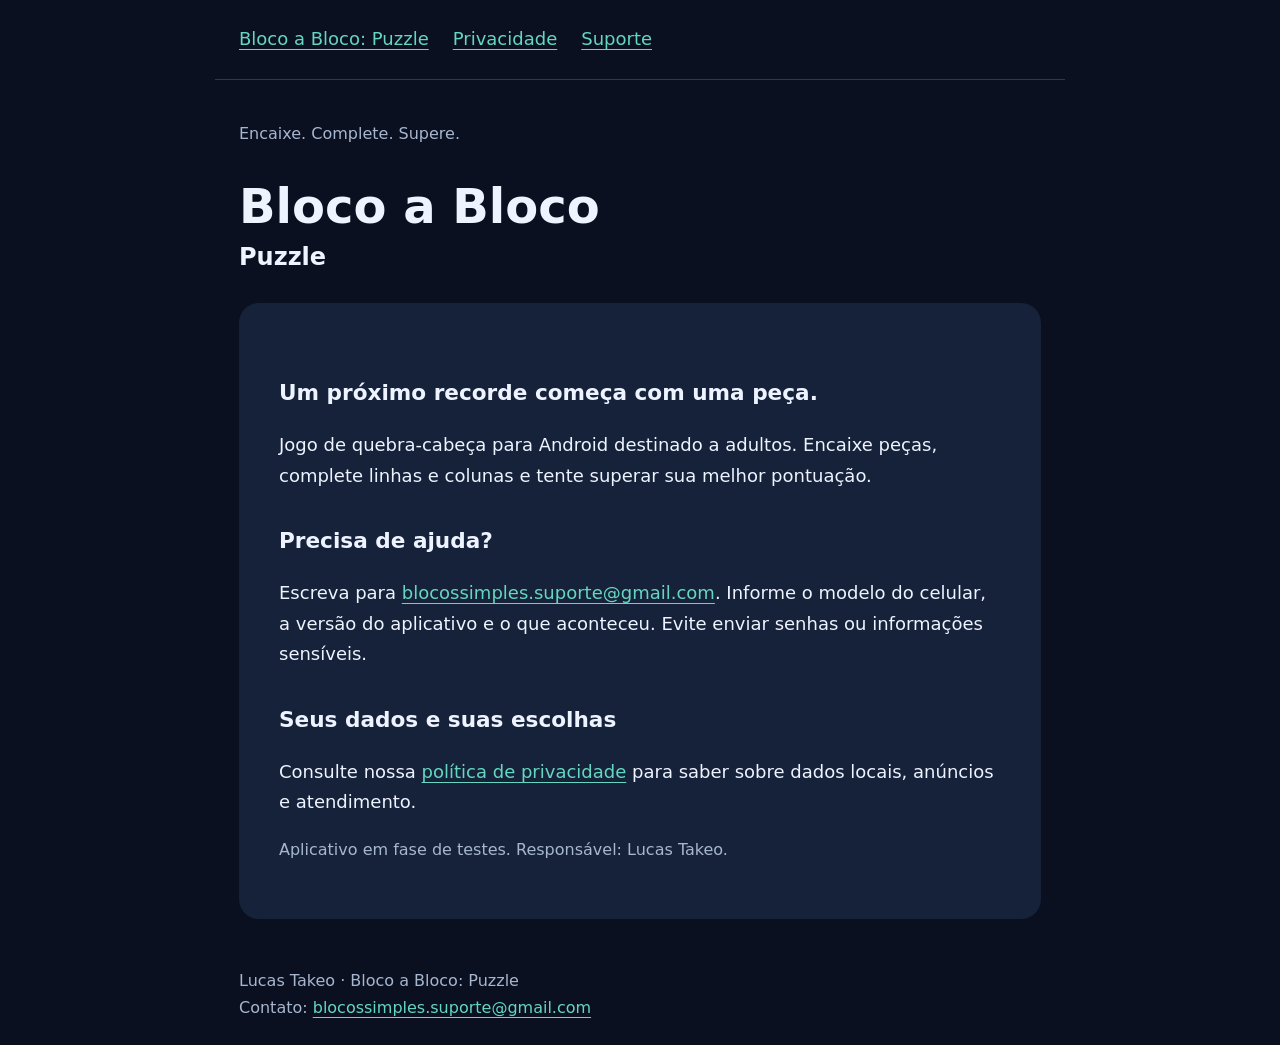
<file: index.html>
<!doctype html>
<html lang="pt-BR"><head><meta charset="utf-8"><meta name="viewport" content="width=device-width,initial-scale=1"><meta name="description" content="Suporte e política de privacidade do Bloco a Bloco: Puzzle, por Lucas Takeo."><title>Suporte | Bloco a Bloco: Puzzle</title><link rel="stylesheet" href="style.css"></head><body><header><nav aria-label="Navegação principal"><a href="./">Bloco a Bloco: Puzzle</a><a href="privacidade.html">Privacidade</a><a href="mailto:blocossimples.suporte@gmail.com">Suporte</a></nav></header><main><p class="eyebrow">Encaixe. Complete. Supere.</p><h1>Bloco a Bloco<span style="display:block;font-size:.5em;margin-top:.4em">Puzzle</span></h1><article><h2>Um próximo recorde começa com uma peça.</h2><p>Jogo de quebra-cabeça para Android destinado a adultos. Encaixe peças, complete linhas e colunas e tente superar sua melhor pontuação.</p><h2>Precisa de ajuda?</h2><p>Escreva para <a href="mailto:blocossimples.suporte@gmail.com">blocossimples.suporte@gmail.com</a>. Informe o modelo do celular, a versão do aplicativo e o que aconteceu. Evite enviar senhas ou informações sensíveis.</p><h2>Seus dados e suas escolhas</h2><p>Consulte nossa <a href="privacidade.html">política de privacidade</a> para saber sobre dados locais, anúncios e atendimento.</p><p class="eyebrow">Aplicativo em fase de testes. Responsável: Lucas Takeo.</p></article></main><footer>Lucas Takeo · Bloco a Bloco: Puzzle<br>Contato: <a href="mailto:blocossimples.suporte@gmail.com">blocossimples.suporte@gmail.com</a></footer></body></html>
</file>
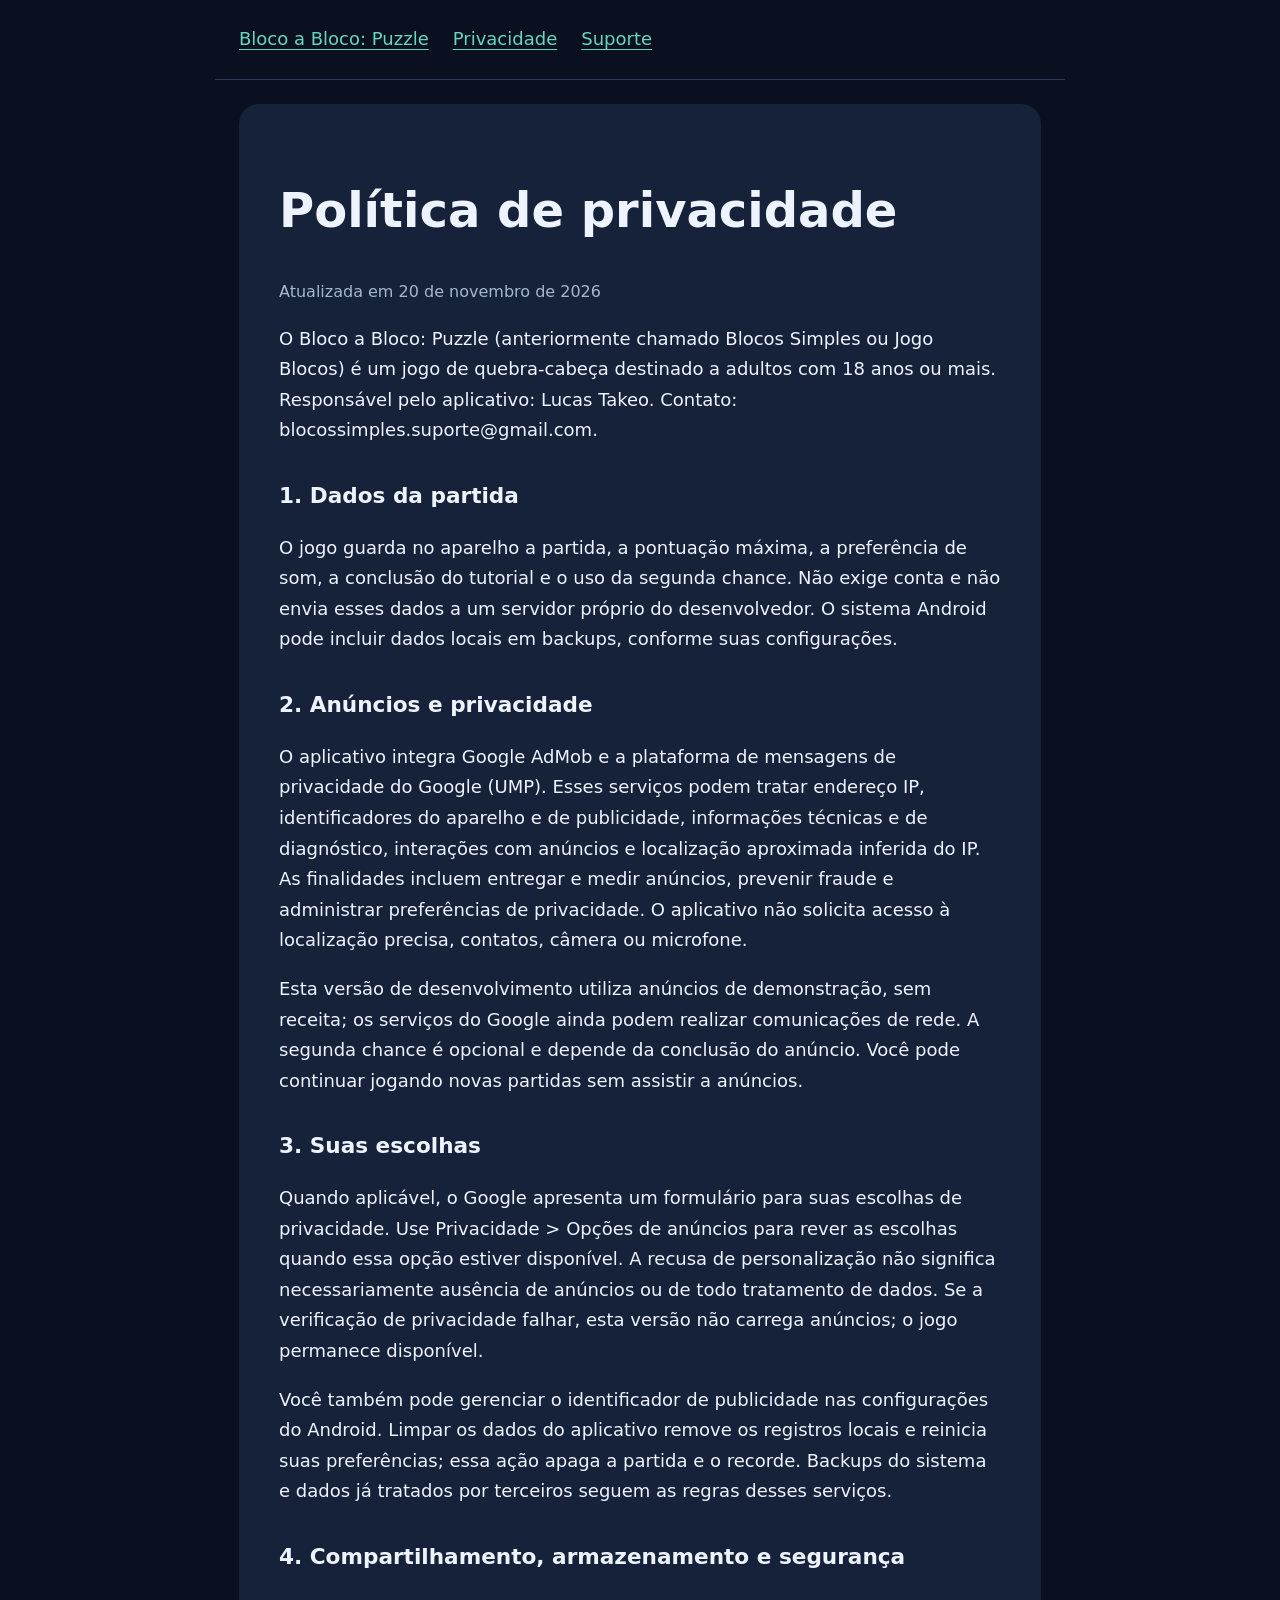
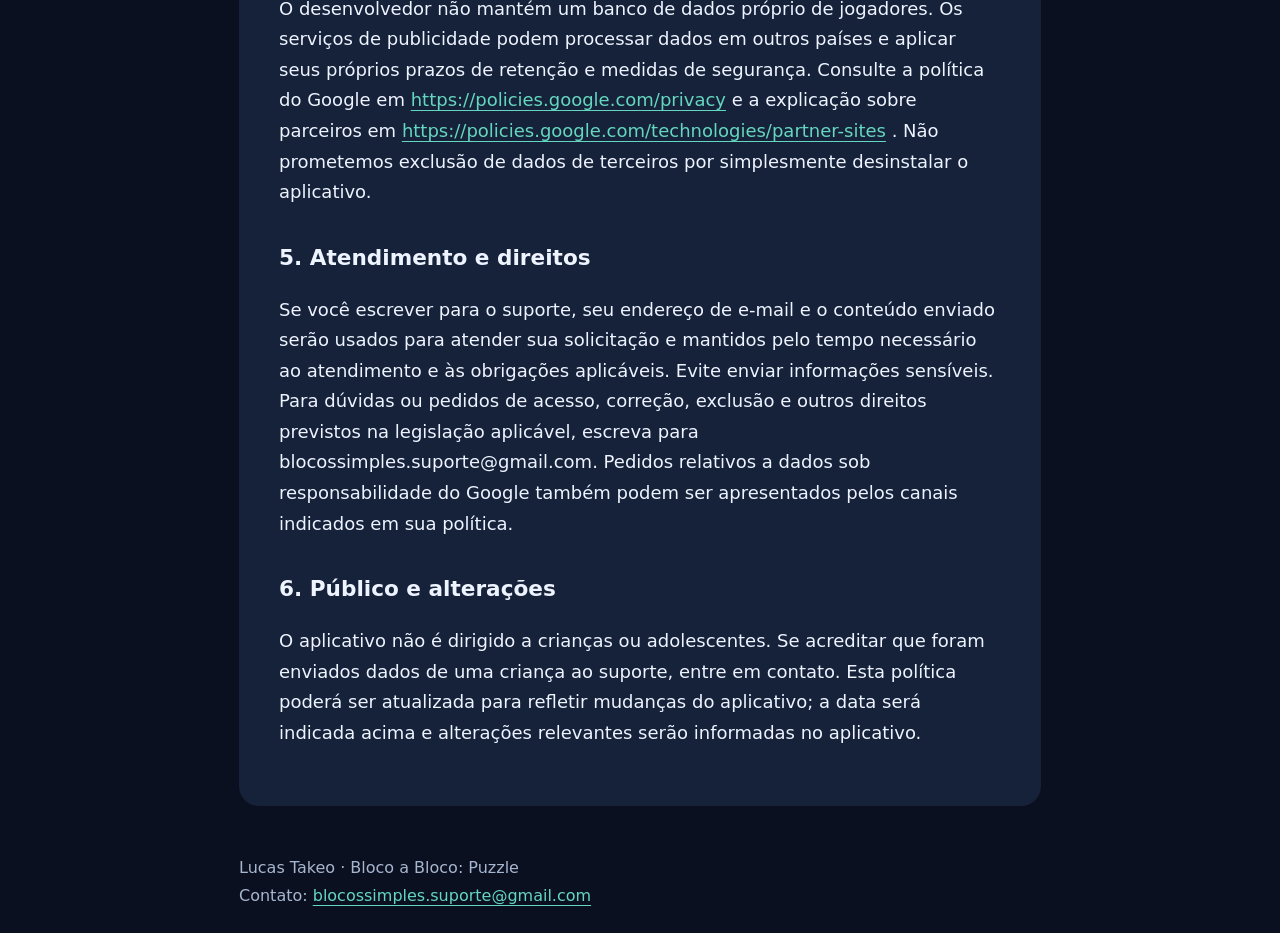
<file: privacidade.html>
<!doctype html>
<html lang="pt-BR"><head><meta charset="utf-8"><meta name="viewport" content="width=device-width,initial-scale=1"><meta name="description" content="Suporte e política de privacidade do Bloco a Bloco: Puzzle, por Lucas Takeo."><title>Privacidade | Bloco a Bloco: Puzzle</title><link rel="stylesheet" href="style.css"></head><body><header><nav aria-label="Navegação principal"><a href="./">Bloco a Bloco: Puzzle</a><a href="privacidade.html">Privacidade</a><a href="mailto:blocossimples.suporte@gmail.com">Suporte</a></nav></header><main><article><h1>Política de privacidade</h1>
<p class="eyebrow">Atualizada em 20 de novembro de 2026</p>

<p>O Bloco a Bloco: Puzzle (anteriormente chamado Blocos Simples ou Jogo Blocos) é um jogo de quebra-cabeça destinado a adultos com 18 anos ou mais. Responsável pelo aplicativo: Lucas Takeo. Contato: blocossimples.suporte@gmail.com.</p>

<h2>1. Dados da partida</h2>
<p>O jogo guarda no aparelho a partida, a pontuação máxima, a preferência de som, a conclusão do tutorial e o uso da segunda chance. Não exige conta e não envia esses dados a um servidor próprio do desenvolvedor. O sistema Android pode incluir dados locais em backups, conforme suas configurações.</p>

<h2>2. Anúncios e privacidade</h2>
<p>O aplicativo integra Google AdMob e a plataforma de mensagens de privacidade do Google (UMP). Esses serviços podem tratar endereço IP, identificadores do aparelho e de publicidade, informações técnicas e de diagnóstico, interações com anúncios e localização aproximada inferida do IP. As finalidades incluem entregar e medir anúncios, prevenir fraude e administrar preferências de privacidade. O aplicativo não solicita acesso à localização precisa, contatos, câmera ou microfone.</p>
<p>Esta versão de desenvolvimento utiliza anúncios de demonstração, sem receita; os serviços do Google ainda podem realizar comunicações de rede. A segunda chance é opcional e depende da conclusão do anúncio. Você pode continuar jogando novas partidas sem assistir a anúncios.</p>

<h2>3. Suas escolhas</h2>
<p>Quando aplicável, o Google apresenta um formulário para suas escolhas de privacidade. Use Privacidade &gt; Opções de anúncios para rever as escolhas quando essa opção estiver disponível. A recusa de personalização não significa necessariamente ausência de anúncios ou de todo tratamento de dados. Se a verificação de privacidade falhar, esta versão não carrega anúncios; o jogo permanece disponível.</p>
<p>Você também pode gerenciar o identificador de publicidade nas configurações do Android. Limpar os dados do aplicativo remove os registros locais e reinicia suas preferências; essa ação apaga a partida e o recorde. Backups do sistema e dados já tratados por terceiros seguem as regras desses serviços.</p>

<h2>4. Compartilhamento, armazenamento e segurança</h2>
<p>O desenvolvedor não mantém um banco de dados próprio de jogadores. Os serviços de publicidade podem processar dados em outros países e aplicar seus próprios prazos de retenção e medidas de segurança. Consulte a política do Google em <a href="https://policies.google.com/privacy">https://policies.google.com/privacy</a> e a explicação sobre parceiros em <a href="https://policies.google.com/technologies/partner-sites">https://policies.google.com/technologies/partner-sites</a> . Não prometemos exclusão de dados de terceiros por simplesmente desinstalar o aplicativo.</p>

<h2>5. Atendimento e direitos</h2>
<p>Se você escrever para o suporte, seu endereço de e-mail e o conteúdo enviado serão usados para atender sua solicitação e mantidos pelo tempo necessário ao atendimento e às obrigações aplicáveis. Evite enviar informações sensíveis. Para dúvidas ou pedidos de acesso, correção, exclusão e outros direitos previstos na legislação aplicável, escreva para blocossimples.suporte@gmail.com. Pedidos relativos a dados sob responsabilidade do Google também podem ser apresentados pelos canais indicados em sua política.</p>

<h2>6. Público e alterações</h2>
<p>O aplicativo não é dirigido a crianças ou adolescentes. Se acreditar que foram enviados dados de uma criança ao suporte, entre em contato. Esta política poderá ser atualizada para refletir mudanças do aplicativo; a data será indicada acima e alterações relevantes serão informadas no aplicativo.</p></article></main><footer>Lucas Takeo · Bloco a Bloco: Puzzle<br>Contato: <a href="mailto:blocossimples.suporte@gmail.com">blocossimples.suporte@gmail.com</a></footer></body></html>
</file>
<file: style.css>
:root{color-scheme:dark}*{box-sizing:border-box}body{margin:0;background:#0a1020;color:#edf3ff;font:18px/1.7 system-ui,sans-serif}main,header,footer{max-width:850px;margin:auto;padding:24px}header{border-bottom:1px solid #293954}nav{display:flex;gap:24px;flex-wrap:wrap}a{color:#65d6bf;text-underline-offset:4px}h1{font-size:clamp(2rem,6vw,3rem);line-height:1.15}h2{font-size:1.35rem;margin-top:2rem}p{overflow-wrap:anywhere}.eyebrow{color:#a7b6cf;font-size:1rem}article{background:#16223a;padding:clamp(20px,4vw,40px);border-radius:20px}footer{color:#a7b6cf;font-size:1rem}a:focus-visible{outline:3px solid #ffbf70;outline-offset:5px}@media print{body,article{background:white;color:black}a{color:black}nav{display:none}}
</file>
